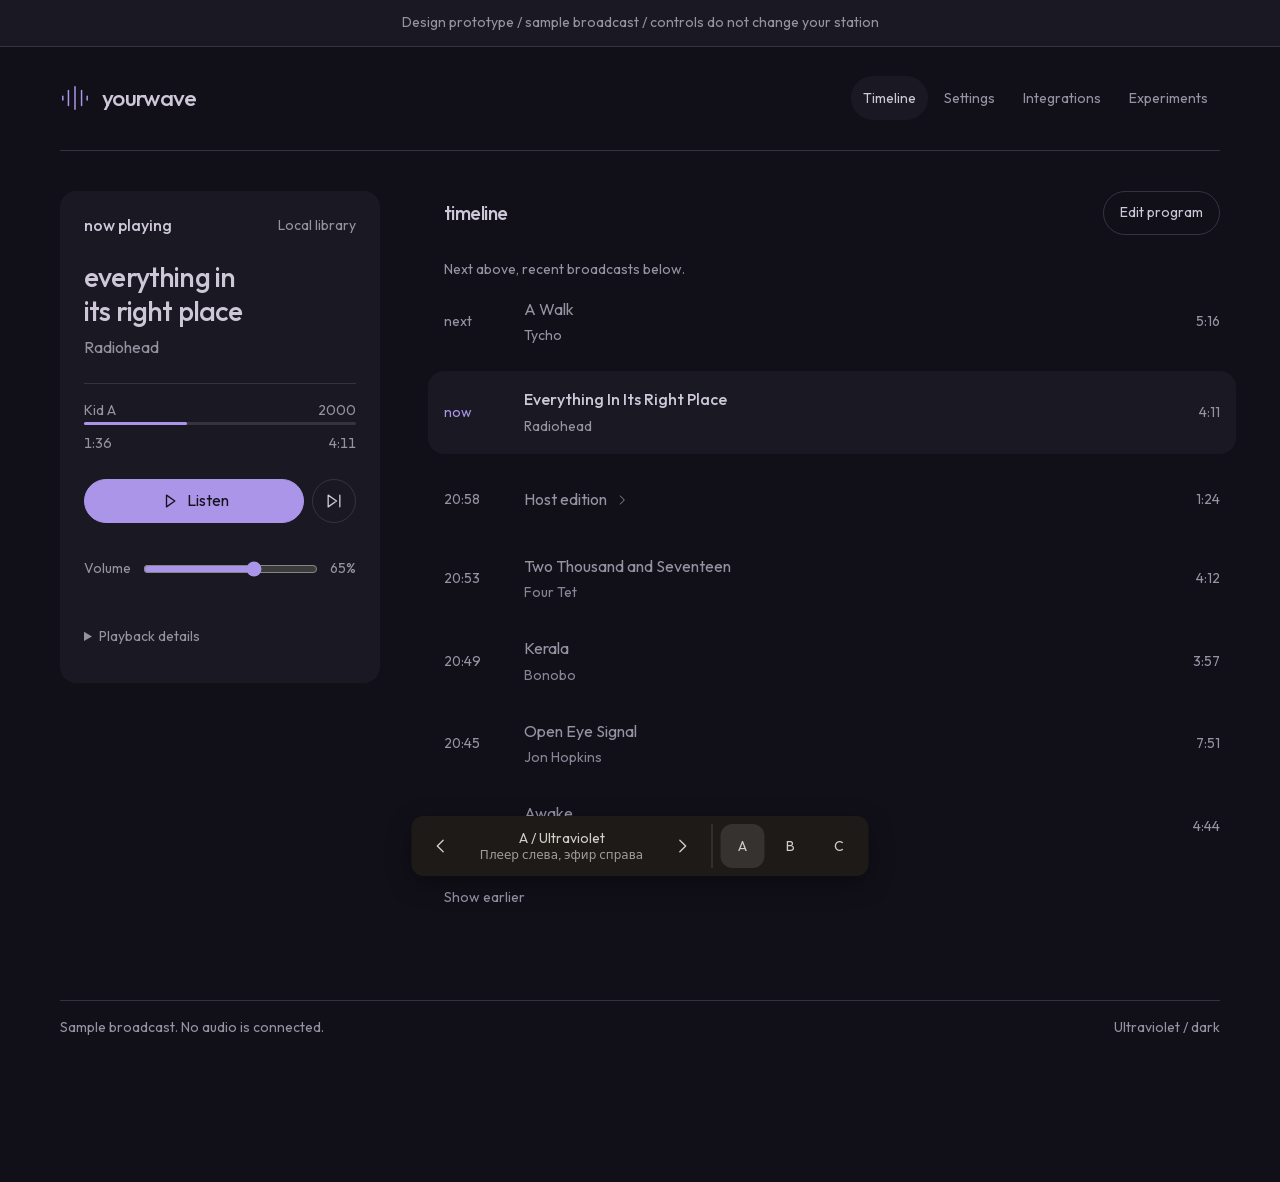
<file: radio/prototypes/hallmark/index.html>
<!doctype html>
<html lang="en" data-variant="A">
<head><meta charset="utf-8"><meta name="viewport" content="width=device-width,initial-scale=1"><meta name="color-scheme" content="dark"><meta name="theme-color" content="#17151d"><meta name="description" content="Three dark Yourwave design prototypes with sample broadcast data."><title>Yourwave / Hallmark prototypes</title>
<style>:root{--boot-bg:#17151d;--boot-ink:#c7c2cd}html,body{background:var(--boot-bg);color:var(--boot-ink);color-scheme:dark}</style>
<script>document.documentElement.dataset.variant=['A','B','C'].includes(new URLSearchParams(location.search).get('variant'))?new URLSearchParams(location.search).get('variant'):'A';</script>
<link rel="stylesheet" href="preview.css"></head><body>
<p class="preview-note">Design prototype / sample broadcast / controls do not change your station</p>
<div class="variant shell" data-variant-panel="A" >
 <header class="app-header"><a class="brand" href="?variant=A" aria-label="Yourwave Ultraviolet preview"><svg viewBox="0 0 32 32" aria-hidden="true"><path d="M3 18v-4m6 10V8m7 20V4m7 20V8m6 10v-4"/></svg>yourwave</a><nav class="nav" aria-label="Radio screens"><button type="button" data-nav="timeline" aria-pressed="true">Timeline</button><button type="button" data-nav="settings" aria-pressed="false">Settings</button><button type="button" data-nav="integrations" aria-pressed="false">Integrations</button><button type="button" data-nav="experiments" aria-pressed="false">Experiments</button></nav></header>
 <main class="workspace"><section class="player" aria-label="Sample player">
 <div class="player-top"><h2>Now playing</h2><span class="source">Local library</span></div>
 <div class="track-info"><h2 class="track-title" data-track-title>Everything In Its Right Place</h2><p class="artist" data-track-artist>Radiohead</p></div>
 <div class="track-credit"><span data-track-album>Kid A</span><span data-track-year>2000</span></div>
 <div class="progress-block"><div class="progress" aria-hidden="true"><span></span></div><div class="progress-times"><span>1:36</span><span>4:11</span></div></div>
 <div class="transport"><button class="primary" type="button" data-listen aria-pressed="false"><svg viewBox="0 0 24 24" aria-hidden="true"><path d="m9 5 10 7-10 7Z"/></svg><span>Listen</span></button><button class="icon" type="button" data-next aria-label="Preview next sample track"><svg viewBox="0 0 24 24" aria-hidden="true"><path d="m5 5 10 7-10 7Z M19 5v14"/></svg></button></div>
 <label class="volume" for="volume-A"><span>Volume</span><input type="range" id="volume-A" name="volume-A" min="0" max="100" value="65" data-volume><output>65%</output></label>
 <details class="station-details"><summary>Playback details</summary><dl><div><dt>Source</dt><dd>Local library</dd></div><div><dt>Requested source</dt><dd>Local library</dd></div><div><dt>Device playback</dt><dd>Preview only</dd></div></dl></details>
 </section><div class="desk"><section data-screen="timeline">
 <div class="section-head"><h1>Timeline</h1><button class="edit" type="button" data-edit aria-pressed="false">Edit program</button></div>
 <p class="schedule-hint" data-schedule-hint>Next above, recent broadcasts below.</p>
 <div class="future" data-future hidden><div class="future-heading"><span>22:00</span><span>Later</span></div>
 <div class="timeline-row future-row" ><time>22:00</time><div><span class="item-title">Host edition</span><span class="item-sub">Weather / Da Lat</span></div><span class="duration"></span></div>
 <div class="future-heading"><span>21:00</span><span>Sample program</span></div>
 <div class="timeline-row"><time>21:30</time><div><span class="item-title">Host edition</span><span class="item-sub">Technology / GitHub</span></div><button class="icon" data-move type="button" aria-label="Preview changing edition time">+15</button></div>
 <button class="insert" data-insert type="button">Insert a block at 21:15</button></div>
 <div class="timeline">
 <div class="timeline-row next" data-up-next><time>next</time><div><span class="item-title">A Walk</span><span class="item-sub">Tycho</span></div><span class="duration">5:16</span></div>
 <div class="timeline-row now"><time>now</time><div><span class="item-title" data-track-title>Everything In Its Right Place</span><span class="item-sub" data-track-artist>Radiohead</span></div><span class="duration">4:11</span></div>
 <div class="timeline-row history"><time>20:58</time><details class="edition"><summary><span class="item-title">Host edition</span><svg viewBox="0 0 24 24" aria-hidden="true"><path d="m9 5 7 7-7 7"/></svg></summary><div class="edition-body"><p>Technology: sample news segment.</p><p>Weather: sample forecast segment.</p><p>Prepared text and voice would appear here.</p></div></details><span class="duration">1:24</span></div>
 <div class="timeline-row history" ><time>20:53</time><div><span class="item-title">Two Thousand and Seventeen</span><span class="item-sub">Four Tet</span></div><span class="duration">4:12</span></div>
 <div class="timeline-row history" ><time>20:49</time><div><span class="item-title">Kerala</span><span class="item-sub">Bonobo</span></div><span class="duration">3:57</span></div>
 <div class="timeline-row history" ><time>20:45</time><div><span class="item-title">Open Eye Signal</span><span class="item-sub">Jon Hopkins</span></div><span class="duration">7:51</span></div>
 <div class="timeline-row history" ><time>20:38</time><div><span class="item-title">Awake</span><span class="item-sub">Tycho</span></div><span class="duration">4:44</span></div>
 <div class="timeline-row history" data-earlier hidden><time>20:34</time><div><span class="item-title">Dayvan Cowboy</span><span class="item-sub">Boards of Canada</span></div><span class="duration">5:00</span></div>
 </div><button class="history-more" data-more type="button">Show earlier</button>
 <p class="screen-feedback" data-screen-feedback aria-live="polite"></p>
 </section><section class="screen-panel" data-screen="settings" hidden><div class="section-head"><h1>Settings</h1></div><p>Try the controls. Changes stay in this preview.</p>
 <div class="setting-row"><label for="source-A">Music source<p>Switch at the next track boundary.</p></label><select id="source-A" name="source-A"><option>Local library</option><option>YouTube Music</option></select></div>
 <div class="setting-row"><label for="detail-A">News detail<p>For newly prepared stories.</p></label><select id="detail-A" name="detail-A"><option>Brief</option><option selected>Standard</option><option>Discussion</option></select></div>
 <div class="setting-row"><label for="audio-A">Audio preset</label><select id="audio-A" name="audio-A"><option>Local preset</option><option>Base preset</option></select></div>
 <p class="screen-feedback" data-screen-feedback aria-live="polite"></p></section>
 <section class="screen-panel" data-screen="integrations" hidden><div class="section-head"><h1>Integrations</h1></div><p>Sample availability. Account connections are not read.</p>
 <div class="setting-row"><div>Weather<p>Short forecasts from Open-Meteo.</p></div><button class="switch" type="button" data-toggle aria-label="Weather integration" aria-pressed="true">On</button></div>
 <div class="setting-row"><div>Calendar<p>Upcoming events and reminders.</p></div><button class="switch" type="button" data-toggle aria-label="Calendar integration" aria-pressed="false">Off</button></div>
 <div class="setting-row"><div>Todoist<p>Task reminders in the broadcast.</p></div><button class="switch" type="button" data-toggle aria-label="Todoist integration" aria-pressed="false">Off</button></div>
 <p class="screen-feedback" data-screen-feedback aria-live="polite"></p></section>
 <section class="screen-panel" data-screen="experiments" hidden><div class="section-head"><h1>Experiments</h1></div><div class="empty-state"><h2>No experiments in this preview</h2><p class="muted">This tab stays available when the list is empty.</p></div></section></div></main>
 <footer class="colophon"><span data-preview-feedback>Sample broadcast. No audio is connected.</span><span>Ultraviolet / dark</span></footer></div><div class="variant shell" data-variant-panel="B" hidden>
 <header class="app-header"><a class="brand" href="?variant=B" aria-label="Yourwave Darkroom preview"><svg viewBox="0 0 32 32" aria-hidden="true"><path d="M3 18v-4m6 10V8m7 20V4m7 20V8m6 10v-4"/></svg>yourwave</a><nav class="nav" aria-label="Radio screens"><button type="button" data-nav="timeline" aria-pressed="true">Timeline</button><button type="button" data-nav="settings" aria-pressed="false">Settings</button><button type="button" data-nav="integrations" aria-pressed="false">Integrations</button><button type="button" data-nav="experiments" aria-pressed="false">Experiments</button></nav></header>
 <main class="workspace"><section class="player" aria-label="Sample player">
 <div class="player-top"><h2>Now playing</h2><span class="source">Local library</span></div>
 <div class="track-info"><h2 class="track-title" data-track-title>Everything In Its Right Place</h2><p class="artist" data-track-artist>Radiohead</p></div>
 <div class="track-credit"><span data-track-album>Kid A</span><span data-track-year>2000</span></div>
 <div class="progress-block"><div class="progress" aria-hidden="true"><span></span></div><div class="progress-times"><span>1:36</span><span>4:11</span></div></div>
 <div class="transport"><button class="primary" type="button" data-listen aria-pressed="false"><svg viewBox="0 0 24 24" aria-hidden="true"><path d="m9 5 10 7-10 7Z"/></svg><span>Listen</span></button><button class="icon" type="button" data-next aria-label="Preview next sample track"><svg viewBox="0 0 24 24" aria-hidden="true"><path d="m5 5 10 7-10 7Z M19 5v14"/></svg></button></div>
 <label class="volume" for="volume-B"><span>Volume</span><input type="range" id="volume-B" name="volume-B" min="0" max="100" value="65" data-volume><output>65%</output></label>
 <details class="station-details"><summary>Playback details</summary><dl><div><dt>Source</dt><dd>Local library</dd></div><div><dt>Requested source</dt><dd>Local library</dd></div><div><dt>Device playback</dt><dd>Preview only</dd></div></dl></details>
 </section><div class="desk"><section data-screen="timeline">
 <div class="section-head"><h1>Timeline</h1><button class="edit" type="button" data-edit aria-pressed="false">Edit program</button></div>
 <p class="schedule-hint" data-schedule-hint>Next above, recent broadcasts below.</p>
 <div class="future" data-future hidden><div class="future-heading"><span>22:00</span><span>Later</span></div>
 <div class="timeline-row future-row" ><time>22:00</time><div><span class="item-title">Host edition</span><span class="item-sub">Weather / Da Lat</span></div><span class="duration"></span></div>
 <div class="future-heading"><span>21:00</span><span>Sample program</span></div>
 <div class="timeline-row"><time>21:30</time><div><span class="item-title">Host edition</span><span class="item-sub">Technology / GitHub</span></div><button class="icon" data-move type="button" aria-label="Preview changing edition time">+15</button></div>
 <button class="insert" data-insert type="button">Insert a block at 21:15</button></div>
 <div class="timeline">
 <div class="timeline-row next" data-up-next><time>next</time><div><span class="item-title">A Walk</span><span class="item-sub">Tycho</span></div><span class="duration">5:16</span></div>
 <div class="timeline-row now"><time>now</time><div><span class="item-title" data-track-title>Everything In Its Right Place</span><span class="item-sub" data-track-artist>Radiohead</span></div><span class="duration">4:11</span></div>
 <div class="timeline-row history"><time>20:58</time><details class="edition"><summary><span class="item-title">Host edition</span><svg viewBox="0 0 24 24" aria-hidden="true"><path d="m9 5 7 7-7 7"/></svg></summary><div class="edition-body"><p>Technology: sample news segment.</p><p>Weather: sample forecast segment.</p><p>Prepared text and voice would appear here.</p></div></details><span class="duration">1:24</span></div>
 <div class="timeline-row history" ><time>20:53</time><div><span class="item-title">Two Thousand and Seventeen</span><span class="item-sub">Four Tet</span></div><span class="duration">4:12</span></div>
 <div class="timeline-row history" ><time>20:49</time><div><span class="item-title">Kerala</span><span class="item-sub">Bonobo</span></div><span class="duration">3:57</span></div>
 <div class="timeline-row history" ><time>20:45</time><div><span class="item-title">Open Eye Signal</span><span class="item-sub">Jon Hopkins</span></div><span class="duration">7:51</span></div>
 <div class="timeline-row history" ><time>20:38</time><div><span class="item-title">Awake</span><span class="item-sub">Tycho</span></div><span class="duration">4:44</span></div>
 <div class="timeline-row history" data-earlier hidden><time>20:34</time><div><span class="item-title">Dayvan Cowboy</span><span class="item-sub">Boards of Canada</span></div><span class="duration">5:00</span></div>
 </div><button class="history-more" data-more type="button">Show earlier</button>
 <p class="screen-feedback" data-screen-feedback aria-live="polite"></p>
 </section><section class="screen-panel" data-screen="settings" hidden><div class="section-head"><h1>Settings</h1></div><p>Try the controls. Changes stay in this preview.</p>
 <div class="setting-row"><label for="source-B">Music source<p>Switch at the next track boundary.</p></label><select id="source-B" name="source-B"><option>Local library</option><option>YouTube Music</option></select></div>
 <div class="setting-row"><label for="detail-B">News detail<p>For newly prepared stories.</p></label><select id="detail-B" name="detail-B"><option>Brief</option><option selected>Standard</option><option>Discussion</option></select></div>
 <div class="setting-row"><label for="audio-B">Audio preset</label><select id="audio-B" name="audio-B"><option>Local preset</option><option>Base preset</option></select></div>
 <p class="screen-feedback" data-screen-feedback aria-live="polite"></p></section>
 <section class="screen-panel" data-screen="integrations" hidden><div class="section-head"><h1>Integrations</h1></div><p>Sample availability. Account connections are not read.</p>
 <div class="setting-row"><div>Weather<p>Short forecasts from Open-Meteo.</p></div><button class="switch" type="button" data-toggle aria-label="Weather integration" aria-pressed="true">On</button></div>
 <div class="setting-row"><div>Calendar<p>Upcoming events and reminders.</p></div><button class="switch" type="button" data-toggle aria-label="Calendar integration" aria-pressed="false">Off</button></div>
 <div class="setting-row"><div>Todoist<p>Task reminders in the broadcast.</p></div><button class="switch" type="button" data-toggle aria-label="Todoist integration" aria-pressed="false">Off</button></div>
 <p class="screen-feedback" data-screen-feedback aria-live="polite"></p></section>
 <section class="screen-panel" data-screen="experiments" hidden><div class="section-head"><h1>Experiments</h1></div><div class="empty-state"><h2>No experiments in this preview</h2><p class="muted">This tab stays available when the list is empty.</p></div></section></div></main>
 <footer class="colophon"><span data-preview-feedback>Sample broadcast. No audio is connected.</span><span>Darkroom / dark</span></footer></div><div class="variant shell" data-variant-panel="C" hidden>
 <header class="app-header"><a class="brand" href="?variant=C" aria-label="Yourwave Ribbon preview"><svg viewBox="0 0 32 32" aria-hidden="true"><path d="M3 18v-4m6 10V8m7 20V4m7 20V8m6 10v-4"/></svg>yourwave</a><nav class="nav" aria-label="Radio screens"><button type="button" data-nav="timeline" aria-pressed="true">Timeline</button><button type="button" data-nav="settings" aria-pressed="false">Settings</button><button type="button" data-nav="integrations" aria-pressed="false">Integrations</button><button type="button" data-nav="experiments" aria-pressed="false">Experiments</button></nav></header>
 <main class="workspace"><section class="player" aria-label="Sample player">
 <div class="player-top"><h2>Now playing</h2><span class="source">Local library</span></div>
 <div class="track-info"><h2 class="track-title" data-track-title>Everything In Its Right Place</h2><p class="artist" data-track-artist>Radiohead</p></div>
 <div class="track-credit"><span data-track-album>Kid A</span><span data-track-year>2000</span></div>
 <div class="progress-block"><div class="progress" aria-hidden="true"><span></span></div><div class="progress-times"><span>1:36</span><span>4:11</span></div></div>
 <div class="transport"><button class="primary" type="button" data-listen aria-pressed="false"><svg viewBox="0 0 24 24" aria-hidden="true"><path d="m9 5 10 7-10 7Z"/></svg><span>Listen</span></button><button class="icon" type="button" data-next aria-label="Preview next sample track"><svg viewBox="0 0 24 24" aria-hidden="true"><path d="m5 5 10 7-10 7Z M19 5v14"/></svg></button></div>
 <label class="volume" for="volume-C"><span>Volume</span><input type="range" id="volume-C" name="volume-C" min="0" max="100" value="65" data-volume><output>65%</output></label>
 <details class="station-details"><summary>Playback details</summary><dl><div><dt>Source</dt><dd>Local library</dd></div><div><dt>Requested source</dt><dd>Local library</dd></div><div><dt>Device playback</dt><dd>Preview only</dd></div></dl></details>
 </section><div class="desk"><section data-screen="timeline">
 <div class="section-head"><h1>Timeline</h1><button class="edit" type="button" data-edit aria-pressed="false">Edit program</button></div>
 <p class="schedule-hint" data-schedule-hint>Next above, recent broadcasts below.</p>
 <div class="future" data-future hidden><div class="future-heading"><span>22:00</span><span>Later</span></div>
 <div class="timeline-row future-row" ><time>22:00</time><div><span class="item-title">Host edition</span><span class="item-sub">Weather / Da Lat</span></div><span class="duration"></span></div>
 <div class="future-heading"><span>21:00</span><span>Sample program</span></div>
 <div class="timeline-row"><time>21:30</time><div><span class="item-title">Host edition</span><span class="item-sub">Technology / GitHub</span></div><button class="icon" data-move type="button" aria-label="Preview changing edition time">+15</button></div>
 <button class="insert" data-insert type="button">Insert a block at 21:15</button></div>
 <div class="timeline">
 <div class="timeline-row next" data-up-next><time>next</time><div><span class="item-title">A Walk</span><span class="item-sub">Tycho</span></div><span class="duration">5:16</span></div>
 <div class="timeline-row now"><time>now</time><div><span class="item-title" data-track-title>Everything In Its Right Place</span><span class="item-sub" data-track-artist>Radiohead</span></div><span class="duration">4:11</span></div>
 <div class="timeline-row history"><time>20:58</time><details class="edition"><summary><span class="item-title">Host edition</span><svg viewBox="0 0 24 24" aria-hidden="true"><path d="m9 5 7 7-7 7"/></svg></summary><div class="edition-body"><p>Technology: sample news segment.</p><p>Weather: sample forecast segment.</p><p>Prepared text and voice would appear here.</p></div></details><span class="duration">1:24</span></div>
 <div class="timeline-row history" ><time>20:53</time><div><span class="item-title">Two Thousand and Seventeen</span><span class="item-sub">Four Tet</span></div><span class="duration">4:12</span></div>
 <div class="timeline-row history" ><time>20:49</time><div><span class="item-title">Kerala</span><span class="item-sub">Bonobo</span></div><span class="duration">3:57</span></div>
 <div class="timeline-row history" ><time>20:45</time><div><span class="item-title">Open Eye Signal</span><span class="item-sub">Jon Hopkins</span></div><span class="duration">7:51</span></div>
 <div class="timeline-row history" ><time>20:38</time><div><span class="item-title">Awake</span><span class="item-sub">Tycho</span></div><span class="duration">4:44</span></div>
 <div class="timeline-row history" data-earlier hidden><time>20:34</time><div><span class="item-title">Dayvan Cowboy</span><span class="item-sub">Boards of Canada</span></div><span class="duration">5:00</span></div>
 </div><button class="history-more" data-more type="button">Show earlier</button>
 <p class="screen-feedback" data-screen-feedback aria-live="polite"></p>
 </section><section class="screen-panel" data-screen="settings" hidden><div class="section-head"><h1>Settings</h1></div><p>Try the controls. Changes stay in this preview.</p>
 <div class="setting-row"><label for="source-C">Music source<p>Switch at the next track boundary.</p></label><select id="source-C" name="source-C"><option>Local library</option><option>YouTube Music</option></select></div>
 <div class="setting-row"><label for="detail-C">News detail<p>For newly prepared stories.</p></label><select id="detail-C" name="detail-C"><option>Brief</option><option selected>Standard</option><option>Discussion</option></select></div>
 <div class="setting-row"><label for="audio-C">Audio preset</label><select id="audio-C" name="audio-C"><option>Local preset</option><option>Base preset</option></select></div>
 <p class="screen-feedback" data-screen-feedback aria-live="polite"></p></section>
 <section class="screen-panel" data-screen="integrations" hidden><div class="section-head"><h1>Integrations</h1></div><p>Sample availability. Account connections are not read.</p>
 <div class="setting-row"><div>Weather<p>Short forecasts from Open-Meteo.</p></div><button class="switch" type="button" data-toggle aria-label="Weather integration" aria-pressed="true">On</button></div>
 <div class="setting-row"><div>Calendar<p>Upcoming events and reminders.</p></div><button class="switch" type="button" data-toggle aria-label="Calendar integration" aria-pressed="false">Off</button></div>
 <div class="setting-row"><div>Todoist<p>Task reminders in the broadcast.</p></div><button class="switch" type="button" data-toggle aria-label="Todoist integration" aria-pressed="false">Off</button></div>
 <p class="screen-feedback" data-screen-feedback aria-live="polite"></p></section>
 <section class="screen-panel" data-screen="experiments" hidden><div class="section-head"><h1>Experiments</h1></div><div class="empty-state"><h2>No experiments in this preview</h2><p class="muted">This tab stays available when the list is empty.</p></div></section></div></main>
 <footer class="colophon"><span data-preview-feedback>Sample broadcast. No audio is connected.</span><span>Ribbon / dark</span></footer></div>
<aside class="prototype-switcher" aria-label="Выбор варианта дизайна">
<button type="button" data-cycle="-1" aria-label="Предыдущий вариант"><svg viewBox="0 0 24 24" aria-hidden="true"><path d="m14 5-7 7 7 7"/></svg></button>
<div class="switcher-copy" aria-live="polite"><span id="variant-name">A / Ultraviolet</span><small id="variant-description">Плеер слева, эфир справа</small></div>
<button type="button" data-cycle="1" aria-label="Следующий вариант"><svg viewBox="0 0 24 24" aria-hidden="true"><path d="m10 5 7 7-7 7"/></svg></button>
<div class="variant-picks"><button type="button" data-pick="A" aria-pressed="true">A</button><button type="button" data-pick="B" aria-pressed="false">B</button><button type="button" data-pick="C" aria-pressed="false">C</button></div>
</aside>
<noscript><p class="preview-note">Enable JavaScript to compare all three variants. Variant A is shown above.</p></noscript>
<script src="preview.js"></script></body></html>
</file>
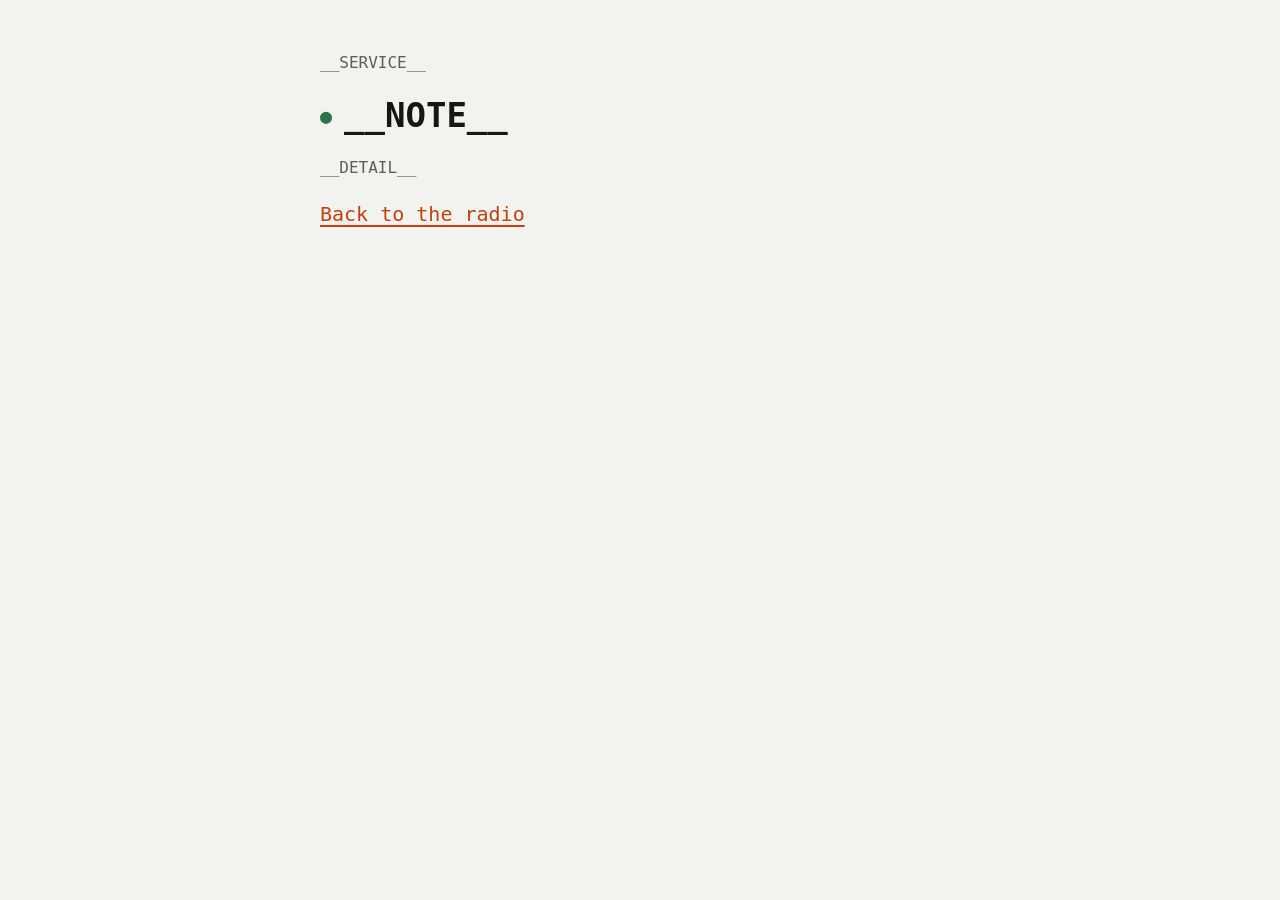
<file: radio/callback.html>
<!doctype html>
<html lang="en">
<head>
<meta charset="utf-8">
<meta name="viewport" content="width=device-width, initial-scale=1">
<title>Sign-in · Yourwave</title>
<style>
/* one centered message, same tokens as the radio page */
:root{--bg:#f2f2ee;--ink:#17170f;--muted:#5f5f55;--line:#cfcfc5;--accent:#c2410c;--warn:#8f5200;--ok:#2b7348;--mono:ui-monospace,"SF Mono","JetBrains Mono",Menlo,Consolas,monospace}
@media (prefers-color-scheme:dark){:root{--bg:#121210;--ink:#ece8dc;--muted:#9a968a;--line:#2e2d27;--accent:#ff6a3d;--warn:#f0b429;--ok:#5fd08a;color-scheme:dark}}
body{margin:0;background:var(--bg);color:var(--ink);font:20px/30px var(--mono);padding:48px max(16px,env(safe-area-inset-right,0px)) 48px max(16px,env(safe-area-inset-left,0px))}
main{max-width:640px;margin:0 auto;display:grid;gap:16px}
.l{font-size:16px;color:var(--muted)}
h1{margin:0;font-size:34px;line-height:42px;font-weight:600}
h1::before{content:"●";font-size:20px;margin-right:12px;vertical-align:4px;color:var(--ok)}
.fail h1::before{color:var(--warn)}
a{color:var(--accent);font-size:20px;text-underline-offset:4px}
a:focus-visible{outline:2px solid var(--accent);outline-offset:4px}
</style>
</head>
<body>
<main class="__CLASS__">
<span class="l">__SERVICE__</span>
<h1>__NOTE__</h1>
<p class="l" style="margin:0">__DETAIL__</p>
<a href="/">Back to the radio</a>
</main>
</body>
</html>
</file>
<file: radio/prototypes/hallmark/preview.css>
/* Hallmark · shape: app screen · genre: atmospheric · theme: Ultraviolet / Darkroom / Ribbon · v2.0.0
 * nav: existing four destinations · signature: bottom-to-top broadcast timeline · states: sample full, editing, paused
 * axes: three dealt materials · posture: restrained · prototype: isolated sample data, no station commands */
/* Hallmark · pre-emit critique: weakest: cosmetic variation; resolved with split, console and single-column layouts. */
@import url('./tokens.css');
@font-face{font-family:Outfit;src:url('./fonts/outfit.woff2') format('woff2');font-weight:100 900;font-display:swap}
@font-face{font-family:'Sofia Sans Extra Condensed';src:url('./fonts/sofia.woff2') format('woff2');font-weight:200 400;font-display:swap}
@font-face{font-family:'Instrument Sans';src:url('./fonts/instrument.woff2') format('woff2');font-weight:400 700;font-display:swap}
*,*::before,*::after{box-sizing:border-box}
html,body{overflow-x:clip}
html{scrollbar-color:var(--color-muted) var(--color-paper);caret-color:var(--color-accent)}
body{margin:0;background:var(--color-paper);color:var(--color-ink);font:400 16px/1.55 var(--font-body);-webkit-font-smoothing:antialiased;font-synthesis:none}
::selection{background:var(--color-accent-soft);color:var(--color-ink)}
[hidden]{display:none!important}
:focus-visible{outline:2px solid var(--color-focus);outline-offset:3px}
h1,h2,h3{margin:0;font-family:var(--font-display);font-weight:500;line-height:1.15;letter-spacing:var(--tracking-display);overflow-wrap:break-word;min-width:0;text-wrap:balance}
h1{font-size:var(--text-display)}h2{font-size:var(--text-section)}h3{font-size:var(--text-title)}
p{margin:0;text-wrap:pretty}button,input,select{font:inherit}button,a,input,select,summary{-webkit-tap-highlight-color:transparent}
button{display:inline-flex;align-items:center;justify-content:center;gap:var(--space-xs);min-height:44px;padding:var(--space-xs) var(--space-md);background:transparent;color:var(--color-ink);border:1px solid var(--color-rule);border-radius:var(--radius-pill);cursor:pointer;line-height:1.2}
button:hover{background:var(--color-paper-2)}button:active{transform:translateY(1px)}button:disabled{opacity:.5;cursor:not-allowed;transform:none}
button.primary{color:var(--color-accent-ink);background:var(--color-accent);border-color:var(--color-accent)}button.primary:hover{background:var(--color-accent-deep)}
a{color:inherit;text-underline-offset:.2em}svg{width:20px;height:20px;flex-shrink:0;fill:none;stroke:currentColor;stroke-width:1.6;stroke-linecap:round;stroke-linejoin:round}
small,.muted{font-size:var(--text-sm);color:var(--color-muted)}time,.num{font-variant-numeric:tabular-nums}.quiet{border-color:transparent}.icon{width:44px;padding:var(--space-xs)}
.preview-note{padding:var(--space-sm) var(--space-lg);text-align:center;background:var(--color-paper-2);font-size:var(--text-sm);color:var(--color-muted);border-bottom:1px solid var(--color-rule)}
.shell{max-width:1240px;margin-inline:auto;padding:0 var(--space-xl) var(--space-4xl)}
.app-header{display:flex;align-items:center;justify-content:space-between;gap:var(--space-lg);min-height:104px;border-bottom:1px solid var(--color-rule)}
.brand{display:flex;align-items:center;gap:var(--space-sm);text-decoration:none;font-family:var(--font-display);font-size:var(--text-xl);font-weight:500;letter-spacing:var(--tracking-display)}
.brand svg{width:30px;height:30px;color:var(--color-accent)}
.nav{display:flex;align-items:center;gap:var(--space-2xs)}
.nav button{border:0;color:var(--color-muted);padding-inline:var(--space-sm);font-size:var(--text-sm)}
.nav button[aria-pressed=true]{color:var(--color-ink);background:var(--color-paper-2)}
.workspace{display:grid;grid-template-columns:320px minmax(0,1fr);gap:var(--space-2xl);padding-top:var(--space-xl);align-items:start}
.player{background:var(--color-paper-2);border-radius:var(--radius-card);padding:var(--space-lg)}
.player-top{display:flex;justify-content:space-between;align-items:center;margin-bottom:var(--space-lg);gap:var(--space-sm)}
.player-top h2{font-size:var(--text-md);letter-spacing:0}.source{font-size:var(--text-sm);color:var(--color-muted)}
.track-title{font-size:var(--text-display);margin-bottom:var(--space-xs);line-height:1.2;max-width:22ch}
.artist{color:var(--color-muted)}
.track-credit{margin-top:var(--space-lg);padding-top:var(--space-md);border-top:1px solid var(--color-rule);font-size:var(--text-sm);color:var(--color-muted);display:flex;justify-content:space-between;gap:var(--space-xs)}
.progress{height:3px;background:var(--color-rule);margin-top:var(--space-lg);border-radius:var(--radius-pill)}.progress span{display:block;width:38%;height:100%;background:var(--color-accent);border-radius:inherit}
.progress-times{display:flex;justify-content:space-between;margin-top:var(--space-xs);font-size:var(--text-sm);color:var(--color-muted);font-variant-numeric:tabular-nums}
.transport{display:flex;gap:var(--space-xs);margin-top:var(--space-lg)}.transport .primary{flex:1}
.volume{display:flex;align-items:center;gap:var(--space-sm);margin-top:var(--space-lg);color:var(--color-muted);font-size:var(--text-sm)}
input[type=range]{accent-color:var(--color-accent);min-width:0;width:100%;min-height:44px;margin:0;cursor:pointer}
.station-details{margin-top:var(--space-lg);font-size:var(--text-sm);color:var(--color-muted)}summary{min-height:44px;cursor:pointer;align-content:center}summary:hover{color:var(--color-ink)}
dl{margin:0}dl>div{display:flex;justify-content:space-between;gap:var(--space-md);padding:var(--space-xs) 0}dt{color:var(--color-muted)}dd{margin:0;text-align:right;color:var(--color-ink)}
.desk{min-width:0}.section-head{display:flex;align-items:center;justify-content:space-between;gap:var(--space-md);margin-bottom:var(--space-lg)}.section-head h1{font-size:var(--text-lg)}
.section-head .edit{font-size:var(--text-sm)}
.schedule-hint{font-size:var(--text-sm);color:var(--color-muted);margin-bottom:var(--space-md);min-height:22px}
.timeline{display:grid;gap:0}.timeline-row{display:grid;grid-template-columns:64px minmax(0,1fr) 56px;gap:var(--space-md);padding:var(--space-md) 0;align-items:center;position:relative}
.timeline-row time{color:var(--color-muted);font-size:var(--text-sm)}.timeline-row .duration{text-align:right;color:var(--color-muted);font-size:var(--text-sm)}
.item-title{font-weight:400;line-height:1.4}.item-sub{display:block;color:var(--color-muted);font-size:var(--text-sm);margin-top:var(--space-2xs)}
.timeline-row.next{color:var(--color-muted);padding-top:0}.timeline-row.now{background:var(--color-paper-2);border-radius:var(--radius-card);padding:var(--space-md);margin-inline:calc(-1 * var(--space-md));margin-block:var(--space-xs);grid-template-columns:64px minmax(0,1fr) 56px}
.timeline-row.now time{color:var(--color-accent)}.timeline-row.now .item-title{font-weight:500}.timeline-row.history{color:var(--color-muted)}
.history .item-sub{opacity:.9}.timeline-row.edition{align-items:baseline}.edition summary{list-style:none;min-height:44px;display:flex;gap:var(--space-xs);align-items:center}.edition summary::-webkit-details-marker{display:none}.edition summary svg{width:14px;height:14px}.edition[open] summary svg{transform:rotate(90deg)}
.edition-body{padding-top:var(--space-sm);font-size:var(--text-sm);color:var(--color-muted)}.edition-body p+p{margin-top:var(--space-xs)}
.history-more{margin-top:var(--space-xs);padding-left:0;color:var(--color-muted);border:0;font-size:var(--text-sm)}
.future{border-bottom:1px solid var(--color-rule);margin-bottom:var(--space-md)}.future-heading{display:flex;justify-content:space-between;color:var(--color-muted);font-size:var(--text-sm);padding:var(--space-xs) 0}
.future .timeline-row{grid-template-columns:64px minmax(0,1fr) auto;padding-block:var(--space-sm)}.future .icon{font-size:var(--text-sm)}
.future .item-title{font-size:var(--text-md)}.future .insert{border:0;padding-left:0;font-size:var(--text-sm);color:var(--color-accent)}
.screen-panel>p{color:var(--color-muted);margin-bottom:var(--space-lg)}.setting-row{display:flex;justify-content:space-between;align-items:center;gap:var(--space-lg);padding:var(--space-md) 0;border-bottom:1px solid var(--color-rule)}
.setting-row p{font-size:var(--text-sm);color:var(--color-muted);margin-top:var(--space-2xs)}.setting-row label{flex:1}.setting-row select{padding:var(--space-xs);border:1px solid var(--color-rule);border-radius:var(--radius-part,6px);background:var(--color-paper);color:var(--color-ink);min-height:44px;max-width:50%}
.switch{min-width:64px;font-size:var(--text-sm);color:var(--color-muted)}.switch[aria-pressed=true]{background:var(--color-accent-soft);color:var(--color-ink)}
.empty-state{padding-block:var(--space-xl)}.empty-state h2{margin-bottom:var(--space-sm)}.screen-feedback{min-height:24px;font-size:var(--text-sm);color:var(--color-muted);margin-top:var(--space-md)}
.colophon{display:flex;justify-content:space-between;gap:var(--space-md);border-top:1px solid var(--color-rule);margin-top:var(--space-xl);padding-top:var(--space-md);font-size:var(--text-sm);color:var(--color-muted)}
.prototype-switcher{position:fixed;bottom:var(--space-lg);left:50%;transform:translateX(-50%);z-index:var(--z-sticky-nav);display:flex;align-items:center;gap:var(--space-xs);padding:var(--space-xs);background:var(--switcher-bg);color:var(--switcher-ink);border-radius:var(--radius-switcher);box-shadow:var(--switcher-shadow);width:max-content;max-width:calc(100% - 24px)}
.prototype-switcher button{color:var(--switcher-ink);border:0;border-radius:var(--radius-switcher);padding-inline:var(--space-sm);min-width:44px;flex-shrink:0}.prototype-switcher button:hover,.prototype-switcher button[aria-pressed=true]{background:var(--switcher-active)}
.switcher-copy{display:flex;flex-direction:column;align-items:center;min-width:180px;font-size:var(--text-sm);line-height:1.3}.switcher-copy small{font-size:var(--text-xs);color:var(--switcher-muted)}
.variant-picks{display:flex;gap:var(--space-2xs);border-left:1px solid var(--switcher-rule);padding-left:var(--space-xs)}.variant-picks button{font-size:var(--text-sm)}
:root[data-variant=A] .brand,:root[data-variant=A] .nav,:root[data-variant=A] h1,:root[data-variant=A] h2,:root[data-variant=A] .transport{text-transform:lowercase}
:root[data-variant=A] .player{position:sticky;top:var(--space-lg)}
:root[data-variant=B] .shell{max-width:1280px}
:root[data-variant=B] .app-header{min-height:88px}
:root[data-variant=B] .brand{font-size:var(--text-3xl);font-weight:300;text-transform:uppercase}
:root[data-variant=B] .workspace{display:block;padding-top:var(--space-lg)}
:root[data-variant=B] .player{display:grid;grid-template-columns:minmax(0,1fr) 300px 180px;column-gap:var(--space-xl);padding:var(--space-lg) 0;background:none;border-bottom:1px solid var(--color-rule);border-radius:0;align-items:center}
:root[data-variant=B] .player-top{grid-column:1;grid-row:1;margin-bottom:var(--space-sm)}
:root[data-variant=B] .track-info{grid-column:1;grid-row:2 / 4}
:root[data-variant=B] .track-title{font-family:var(--font-body);font-size:var(--text-xl);font-weight:400;letter-spacing:0}
:root[data-variant=B] .track-credit{display:none}
:root[data-variant=B] .progress-block{grid-column:2;grid-row:2}.progress-block .progress{margin-top:0}
:root[data-variant=B] .transport{grid-column:2;grid-row:3;margin-top:var(--space-xs)}
:root[data-variant=B] .volume{grid-column:3;grid-row:2 / 4;margin:0}
:root[data-variant=B] .station-details{grid-column:1 / -1;margin-top:var(--space-md)}
:root[data-variant=B] .station-details dl{display:grid;grid-template-columns:repeat(3,minmax(0,1fr));gap:var(--space-xl)}
:root[data-variant=B] .desk{margin-top:var(--space-xl)}
:root[data-variant=B] .section-head h1{font-family:var(--font-body);font-size:var(--text-lg);letter-spacing:0;font-weight:400}
:root[data-variant=B] .timeline-row{grid-template-columns:120px minmax(0,1fr) 72px;padding:var(--space-sm) 0;border-bottom:1px solid var(--color-rule)}
:root[data-variant=B] .timeline-row.now{grid-template-columns:120px minmax(0,1fr) 72px;padding:var(--space-md);border:0}
:root[data-variant=B] .timeline-row .item-sub{display:inline;margin-left:var(--space-md)}
:root[data-variant=B] .future .timeline-row{grid-template-columns:120px minmax(0,1fr) auto}
:root[data-variant=C] .shell{max-width:930px}
:root[data-variant=C] .app-header{min-height:112px}
:root[data-variant=C] .workspace{display:block;padding-top:var(--space-xl)}
:root[data-variant=C] .player{display:grid;grid-template-columns:minmax(0,1fr) 220px;column-gap:var(--space-xl);background:linear-gradient(var(--color-paper-2),var(--color-paper-3));box-shadow:var(--edge-light);padding:var(--space-lg)}
:root[data-variant=C] .player-top{grid-column:1 / -1;margin-bottom:var(--space-md)}
:root[data-variant=C] .track-info{grid-column:1;grid-row:2}.track-info{min-width:0}
:root[data-variant=C] .track-title{font-size:var(--text-2xl);font-weight:400}
:root[data-variant=C] .transport{grid-column:2;grid-row:2;align-self:center;margin:0}
:root[data-variant=C] .track-credit{grid-column:1;grid-row:3;margin:0;padding:0;border:0;justify-content:flex-start;gap:var(--space-sm)}
:root[data-variant=C] .progress-block{grid-column:1 / -1;grid-row:4;margin-top:var(--space-lg)}
:root[data-variant=C] .volume{grid-column:2;grid-row:3;margin:0}
:root[data-variant=C] .station-details{grid-column:1 / -1;margin-top:var(--space-xs)}
:root[data-variant=C] .transport button{box-shadow:var(--edge-light)}
:root[data-variant=C] .desk{margin-top:var(--space-xl)}
:root[data-variant=C] .timeline-row{grid-template-columns:88px minmax(0,1fr) 56px;padding-block:var(--space-md)}
:root[data-variant=C] .timeline-row.now{background:none;border-radius:0;border-block:1px solid var(--color-rule);grid-template-columns:88px minmax(0,1fr) 56px;margin:var(--space-xs) 0;padding:var(--space-lg) 0}
:root[data-variant=C] .future .timeline-row{grid-template-columns:88px minmax(0,1fr) auto}
@media(min-width:1600px){.shell{padding-inline:var(--space-2xl)}}
@media(max-width:1000px){.workspace{gap:var(--space-xl);grid-template-columns:280px minmax(0,1fr)}.shell{padding-inline:var(--space-lg)}:root[data-variant=B] .player{grid-template-columns:minmax(0,1fr) 250px}:root[data-variant=B] .volume{grid-column:2;grid-row:4;margin-top:var(--space-xs)}}
@media(max-width:700px){
 .preview-note{font-size:var(--text-xs);padding:var(--space-xs) var(--space-md)}.shell{padding-inline:var(--space-md)}.app-header{align-items:flex-start;flex-direction:column;gap:var(--space-sm);padding-block:var(--space-lg);min-height:0!important}.nav{width:100%;justify-content:space-between;gap:0}.nav button{padding-inline:var(--space-xs);font-size:var(--text-sm)}
 .workspace{display:block;padding-top:var(--space-lg)}.player{position:static!important}.desk{margin-top:var(--space-lg)}.player-top{margin-bottom:var(--space-md)}.track-title{font-size:var(--text-xl)}
 .timeline-row,.timeline-row.now{grid-template-columns:48px minmax(0,1fr) 40px;gap:var(--space-xs)}.timeline-row.now{margin-inline:calc(-1 * var(--space-xs));padding-inline:var(--space-xs)}.duration{font-size:var(--text-xs)!important}.future .timeline-row{grid-template-columns:48px minmax(0,1fr) auto}
 .prototype-switcher{bottom:var(--space-sm);gap:var(--space-2xs)}.switcher-copy{min-width:152px}.variant-picks{display:none}.setting-row{gap:var(--space-sm)}.colophon{font-size:var(--text-xs)}
 :root[data-variant=B] .player,:root[data-variant=C] .player{display:block}:root[data-variant=B] .track-title,:root[data-variant=C] .track-title{font-size:var(--text-xl)}
 :root[data-variant=B] .track-credit{display:flex;margin-top:var(--space-md)}:root[data-variant=B] .progress-block{margin-top:var(--space-lg)}:root[data-variant=B] .volume,:root[data-variant=C] .volume{margin-top:var(--space-md)}:root[data-variant=B] .station-details dl{display:block}
 :root[data-variant=B] .timeline-row,:root[data-variant=B] .timeline-row.now,:root[data-variant=C] .timeline-row,:root[data-variant=C] .timeline-row.now{grid-template-columns:48px minmax(0,1fr) 40px;gap:var(--space-xs)}
 :root[data-variant=B] .timeline-row .item-sub{display:block;margin-left:0}:root[data-variant=B] .future .timeline-row,:root[data-variant=C] .future .timeline-row{grid-template-columns:48px minmax(0,1fr) auto}
 :root[data-variant=C] .track-credit{margin-top:var(--space-sm)}:root[data-variant=C] .transport{margin-top:var(--space-lg)}:root[data-variant=C] .station-details{margin-top:var(--space-md)}
}
@media(prefers-reduced-motion:reduce){*,*::before,*::after{animation:none!important;transition:none!important;scroll-behavior:auto!important}}
</file>
